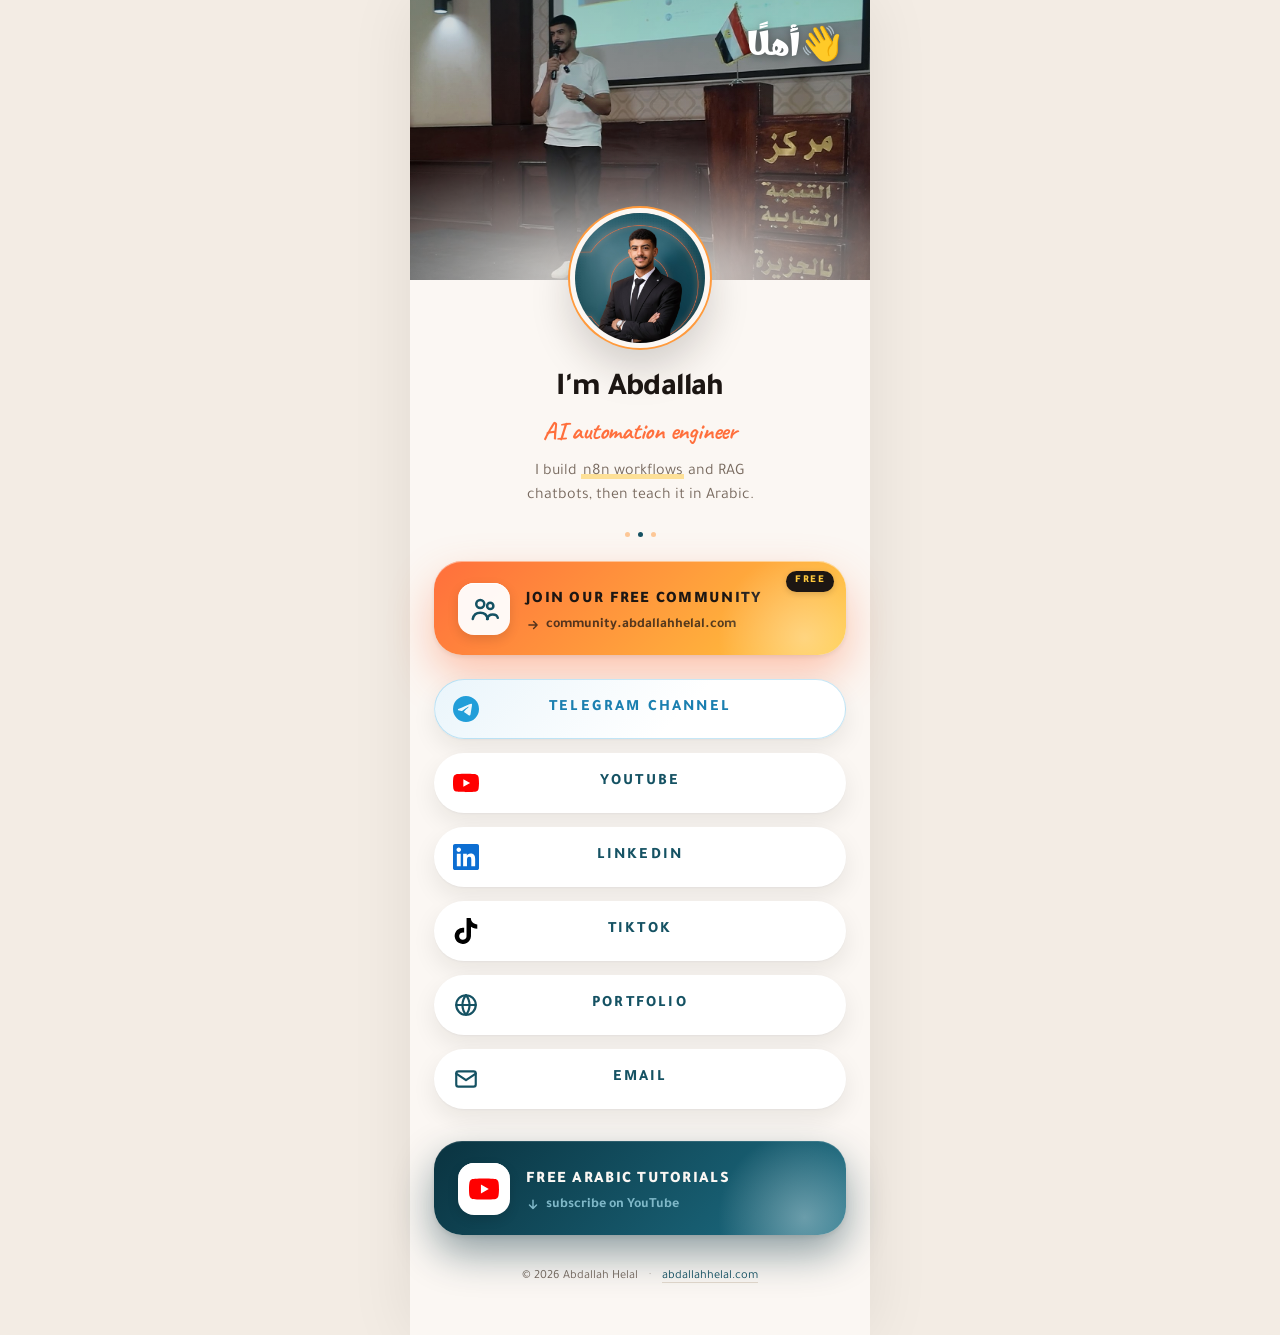
<file: links/index.html>
<!doctype html>
<html lang="en" dir="ltr">
<head>
<meta charset="utf-8">
<meta name="viewport" content="width=device-width, initial-scale=1, viewport-fit=cover">
<title>Abdallah Helal | Links</title>
<meta name="description" content="Abdallah Helal, AI automation engineer. YouTube, LinkedIn, TikTok and contact, all in one place.">
<link rel="canonical" href="https://abdallahhelal.com/links/">
<meta property="og:type" content="website">
<meta property="og:title" content="Abdallah Helal | Links">
<meta property="og:description" content="AI automation engineer. I build n8n workflows and RAG chatbots, and I teach it in Arabic.">
<meta property="og:url" content="https://abdallahhelal.com/links/">
<meta property="og:image" content="https://abdallahhelal.com/assets/img/hero-portrait.jpg">
<meta name="twitter:card" content="summary_large_image">
<link rel="icon" href="/assets/favicon/favicon.ico" sizes="any">
<link rel="icon" type="image/png" sizes="32x32" href="/assets/favicon/favicon-32.png">
<link rel="icon" type="image/png" sizes="192x192" href="/assets/favicon/favicon-192.png">
<link rel="apple-touch-icon" href="/assets/favicon/apple-touch-icon.png">
<meta name="theme-color" content="#F3ECE4">
<link rel="preconnect" href="https://fonts.googleapis.com">
<link rel="preconnect" href="https://fonts.gstatic.com" crossorigin>
<link rel="stylesheet" href="https://fonts.googleapis.com/css2?family=Tajawal:wght@300;400;500;700;800;900&family=Caveat:wght@600;700&family=Marhey:wght@500;700&display=swap" media="print" onload="this.media='all'">
<noscript><link rel="stylesheet" href="https://fonts.googleapis.com/css2?family=Tajawal:wght@300;400;500;700;800;900&family=Caveat:wght@600;700&family=Marhey:wght@500;700&display=swap"></noscript>
<link rel="stylesheet" href="/css/tokens.css?v=20261117c">
<style>
*,*::before,*::after{box-sizing:border-box;margin:0;padding:0}
html{-webkit-text-size-adjust:100%}
body{
  min-height:100vh;min-height:100dvh;
  font:var(--text-body);color:var(--color-text-primary);
  background:var(--color-neutral-100);
  -webkit-font-smoothing:antialiased;text-rendering:optimizeLegibility;
  display:flex;justify-content:center;overflow-x:hidden;
}
a{color:inherit;text-decoration:none}
:focus-visible{outline:3px solid var(--color-orange-500);outline-offset:3px;border-radius:var(--radius-md)}

.page{
  position:relative;width:100%;max-width:460px;background:var(--color-neutral-50);
  min-height:100vh;min-height:100dvh;
  box-shadow:0 0 60px rgba(28,22,19,.08);
  padding-bottom:calc(var(--space-7) + env(safe-area-inset-bottom));
}

/* ── Banner at the top ── */
.banner{
  position:relative;width:100%;height:280px;overflow:hidden;
  background:var(--color-teal-900);
}
.banner img{
  width:100%;height:100%;object-fit:cover;object-position:center 60%;
  filter:saturate(1.05) brightness(.92);
}
.banner::after{
  content:"";position:absolute;inset:0;pointer-events:none;
  background:
    radial-gradient(140% 85% at 50% 100%,rgba(251,247,243,.96) 0%,rgba(251,247,243,0) 60%),
    linear-gradient(180deg,rgba(21,82,99,.15) 0%,rgba(21,82,99,0) 40%);
}
/* handwritten greeting over the banner */
.hi{
  position:absolute;top:28px;right:28px;z-index:2;
  font-family:var(--font-hand);font-weight:700;
  font-size:2.1rem;line-height:1;color:#fff;
  transform:rotate(-6deg);
  text-shadow:0 2px 10px rgba(0,0,0,.4);
}
.hi .wave{display:inline-block;transform-origin:70% 70%;animation:wave 2.6s ease-in-out infinite}
@keyframes wave{0%,60%,100%{transform:rotate(0)}10%,30%{transform:rotate(16deg)}20%{transform:rotate(-10deg)}}

/* ── Avatar overlapping the banner ── */
.avatar-wrap{
  position:relative;z-index:3;margin-top:-72px;display:flex;justify-content:center;
}
.avatar{
  width:140px;height:140px;border-radius:50%;object-fit:cover;
  background:var(--color-neutral-50);
  border:5px solid var(--color-neutral-50);
  box-shadow:
    0 0 0 2px var(--color-orange-500),
    0 20px 40px rgba(28,22,19,.18);
}

/* ── Identity block ── */
.id{
  margin-top:var(--space-5);padding:0 var(--space-5);text-align:center;
}
.id h1{
  font:800 2rem/1.1 var(--font-primary);letter-spacing:var(--letter-spacing-tight);
  color:var(--color-text-primary);
}
.id h1 .amp{color:var(--color-orange-600);font-weight:400;font-style:italic;margin-inline:2px}
.role{
  margin-top:12px;font-family:var(--font-hand);font-weight:700;
  font-size:1.55rem;color:var(--color-orange-600);line-height:1;
  letter-spacing:-.01em;
}
.sub{
  margin-top:var(--space-4);color:var(--color-text-secondary);
  font-size:1rem;line-height:1.5;max-width:30ch;margin-inline:auto;
}
.sub .hl{
  background:linear-gradient(transparent 60%,rgba(255,201,60,.5) 60%,rgba(255,201,60,.5) 92%,transparent 92%);
  padding-inline:.1em;
}

/* a tiny signature divider */
.div-dot{
  display:flex;justify-content:center;gap:8px;margin-top:var(--space-5);
}
.div-dot span{width:5px;height:5px;border-radius:50%;background:var(--color-orange-500);opacity:.5}
.div-dot span:nth-child(2){opacity:1;background:var(--color-brand-primary)}

/* ── Links ── */
.links{
  width:100%;list-style:none;margin-top:var(--space-5);padding:0 var(--space-5);
  display:flex;flex-direction:column;gap:14px;
}
.link{
  display:flex;align-items:center;justify-content:center;position:relative;
  height:60px;padding:0 56px;
  background:var(--color-neutral-0);
  color:var(--color-brand-primary);
  border:1.5px solid transparent;
  border-radius:999px;
  font:800 .98rem/1 var(--font-primary);
  text-transform:uppercase;letter-spacing:.14em;
  box-shadow:
    0 1px 2px rgba(28,22,19,.04),
    0 10px 24px rgba(28,22,19,.08);
  transition:transform .22s var(--ease-standard),box-shadow .22s var(--ease-standard),border-color .22s var(--ease-standard);
  overflow:hidden;
}
/* brand logo sits on the left, text stays visually centered */
.link__logo{
  position:absolute;left:18px;top:50%;transform:translateY(-50%);
  width:26px;height:26px;display:grid;place-items:center;
  transition:transform .25s var(--ease-standard);
}
.link__logo img,.link__logo svg{width:100%;height:100%;display:block}
.link__logo svg{stroke:var(--color-brand-primary);fill:none;stroke-width:2;stroke-linecap:round;stroke-linejoin:round}
/* arrow slides in on hover */
.link::after{
  content:"";position:absolute;right:20px;top:50%;width:16px;height:10px;
  background:currentColor;opacity:0;
  -webkit-mask:url("data:image/svg+xml;utf8,<svg xmlns='http://www.w3.org/2000/svg' viewBox='0 0 24 16'><path fill='none' stroke='black' stroke-width='3' stroke-linecap='round' stroke-linejoin='round' d='M4 8h16m-6-6l6 6-6 6'/></svg>") center/contain no-repeat;
          mask:url("data:image/svg+xml;utf8,<svg xmlns='http://www.w3.org/2000/svg' viewBox='0 0 24 16'><path fill='none' stroke='black' stroke-width='3' stroke-linecap='round' stroke-linejoin='round' d='M4 8h16m-6-6l6 6-6 6'/></svg>") center/contain no-repeat;
  transform:translate(-6px,-50%);transition:transform .25s var(--ease-standard),opacity .25s var(--ease-standard);
}
.link:hover{
  transform:translateY(-2px);
  border-color:var(--color-brand-primary);
  box-shadow:
    0 2px 4px rgba(28,22,19,.06),
    0 18px 36px rgba(28,22,19,.14);
}
.link:hover .link__logo{transform:translateY(-50%) scale(1.08)}
.link:hover::after{opacity:.9;transform:translate(0,-50%)}
.link:active{transform:translateY(0)}

/* LinkedIn's SVG ships without a fill — tint it LinkedIn blue */
.link--li .link__logo{color:#0A66C2}
.link--li .link__logo img{filter:brightness(0) saturate(100%) invert(27%) sepia(97%) saturate(1699%) hue-rotate(197deg) brightness(93%) contrast(90%)}

/* Telegram community — soft Telegram-blue tint, our main community CTA */
.link--tg{
  background:linear-gradient(135deg,#eaf5fb 0%,var(--color-neutral-0) 60%);
  border-color:rgba(34,158,217,.25);
  color:#1a7fb0;
}
.link--tg:hover{border-color:#229ED9;color:#0e5f8a}

/* ── Featured card: sunset-gradient emphasis (the community is now the one emphasis) ── */
.feature{
  margin:0 var(--space-5);position:relative;overflow:hidden;
  background:var(--gradient-sunset);color:var(--color-neutral-900);
  border-radius:28px;padding:22px 24px 20px;
  box-shadow:
    inset 0 1px 0 rgba(255,255,255,.45),
    0 2px 4px rgba(28,22,19,.08),
    0 20px 44px rgba(255,111,60,.38);
  display:flex;align-items:center;gap:16px;
  transition:transform .22s var(--ease-standard),box-shadow .22s var(--ease-standard);
}
.feature:hover{transform:translateY(-2px);box-shadow:
  inset 0 1px 0 rgba(255,255,255,.5),
  0 2px 4px rgba(28,22,19,.1),
  0 26px 54px rgba(255,111,60,.5)}
.feature::before{
  content:"";position:absolute;inset:-50% -20% auto auto;width:60%;aspect-ratio:1;
  background:radial-gradient(closest-side,rgba(255,255,255,.35),transparent 70%);
  pointer-events:none;
}
/* animated ring around the community card — draws the eye */
.feature--pulse::after{
  content:"";position:absolute;inset:-4px;border-radius:32px;pointer-events:none;
  border:2px solid rgba(255,154,60,.6);
  animation:halo 2.4s ease-out infinite;
}
@keyframes halo{
  0%{transform:scale(.98);opacity:.8}
  70%{transform:scale(1.04);opacity:0}
  100%{opacity:0}
}
.feature__icon{
  flex:none;width:52px;height:52px;border-radius:16px;background:rgba(255,255,255,.95);
  display:grid;place-items:center;position:relative;
  box-shadow:inset 0 1px 0 #fff,0 4px 12px rgba(0,0,0,.12);
}
.feature__icon img{width:30px;height:30px}
.feature__icon svg{width:30px;height:30px;stroke:var(--color-brand-primary);fill:none;stroke-width:2;stroke-linecap:round;stroke-linejoin:round}
.feature__txt{flex:1;min-width:0}
.feature__k{font:900 1rem/1.2 var(--font-primary);text-transform:uppercase;letter-spacing:.08em}
.feature__v{display:flex;align-items:center;gap:6px;margin-top:4px;font:700 .88rem/1 var(--font-primary);color:rgba(28,22,19,.75)}
.feature__v svg{width:14px;height:14px;stroke:currentColor;fill:none;stroke-width:2.5;stroke-linecap:round;stroke-linejoin:round}
/* small "FREE" badge, top-right of the community card */
.badge-free{
  position:absolute;top:10px;right:12px;z-index:2;
  font:900 .66rem/1 var(--font-primary);text-transform:uppercase;letter-spacing:.14em;
  padding:5px 9px;border-radius:999px;
  background:var(--color-neutral-900);color:var(--color-orange-400);
  box-shadow:0 2px 6px rgba(0,0,0,.15);
}

/* ── Secondary featured card at the bottom (YouTube) — quieter teal treatment ── */
.feature--teal{
  background:linear-gradient(135deg,#0a3340 0%,var(--color-teal-700) 100%);
  color:var(--color-neutral-50);
  box-shadow:
    inset 0 1px 0 rgba(255,255,255,.12),
    0 2px 4px rgba(28,22,19,.08),
    0 18px 40px rgba(10,51,64,.45);
}
.feature--teal:hover{box-shadow:
  inset 0 1px 0 rgba(255,255,255,.14),
  0 2px 4px rgba(28,22,19,.1),
  0 24px 50px rgba(10,51,64,.55)}
.feature--teal .feature__v{color:var(--color-teal-300)}
.feature--teal .feature__icon{background:#fff}

/* ── Footer ── */
footer{
  margin-top:var(--space-6);text-align:center;
  font-size:.78rem;color:var(--color-neutral-600);line-height:1.6;
}
footer a{color:var(--color-brand-primary);border-bottom:1px solid var(--color-border-subtle)}
footer a:hover{color:var(--color-brand-accent)}
.sep{margin-inline:8px;opacity:.5}

/* ── Staggered entrance ── */
.anim{opacity:0;transform:translateY(10px);animation:rise .55s cubic-bezier(.2,.7,.2,1) forwards}
.a1{animation-delay:.08s}.a2{animation-delay:.18s}.a3{animation-delay:.26s}.a4{animation-delay:.34s}
.lcom{animation-delay:.4s}
.l1{animation-delay:.5s}.l2{animation-delay:.56s}.l3{animation-delay:.62s}.l4{animation-delay:.68s}.l5{animation-delay:.74s}.l6{animation-delay:.8s}
.lf{animation-delay:.9s}
@keyframes rise{to{opacity:1;transform:none}}
@media (prefers-reduced-motion:reduce){
  .anim{animation:none;opacity:1;transform:none}
  .hi .wave{animation:none}
  .link,.feature{transition:none}
  .link:hover,.feature:hover{transform:none}
}
</style>
</head>
<body>
<main class="page">

  <div class="banner">
    <img src="/assets/img/speaking.jpg" alt="" aria-hidden="true">
    <span class="hi anim a1">أهلًا<span class="wave">👋</span></span>
  </div>

  <div class="avatar-wrap anim a2">
    <img class="avatar" src="/assets/img/hero-portrait.jpg" alt="Abdallah Helal" width="140" height="140">
  </div>

  <div class="id">
    <h1 class="anim a3">I'm Abdallah</h1>
    <p class="role anim a3">AI automation engineer</p>
    <p class="sub anim a4">I build <span class="hl">n8n workflows</span> and RAG chatbots, then teach it in Arabic.</p>
    <div class="div-dot anim a4"><span></span><span></span><span></span></div>
  </div>

  <a class="feature feature--pulse anim lcom" href="https://community.abdallahhelal.com/" target="_blank" rel="noopener" style="margin-top:var(--space-5)">
    <span class="badge-free">Free</span>
    <span class="feature__icon">
      <svg viewBox="0 0 24 24" aria-hidden="true"><circle cx="9" cy="8" r="3.2"/><circle cx="17" cy="9.5" r="2.5"/><path d="M3 20c.6-3 3-5 6-5s5.4 2 6 5"/><path d="M14.5 20c.4-2.2 2.2-3.7 4.5-3.7s3.6 1 4 2.7"/></svg>
    </span>
    <span class="feature__txt">
      <span class="feature__k">Join our free community</span>
      <span class="feature__v">
        <svg viewBox="0 0 24 24" aria-hidden="true"><path d="M5 12h14m-6-6l6 6-6 6"/></svg>
        community.abdallahhelal.com
      </span>
    </span>
  </a>

  <ul class="links">
    <li class="anim l1"><a class="link link--tg" href="https://t.me/HelalCommunity" target="_blank" rel="noopener"><span class="link__logo"><img src="/assets/logos/telegram.svg" alt=""></span>Telegram Channel</a></li>
    <li class="anim l2"><a class="link link--yt" href="https://www.youtube.com/@AbdallahHelalAI" target="_blank" rel="noopener"><span class="link__logo"><img src="/assets/logos/youtube.svg" alt=""></span>YouTube</a></li>
    <li class="anim l3"><a class="link link--li" href="https://www.linkedin.com/in/abdallah-hilal" target="_blank" rel="noopener"><span class="link__logo"><img src="/assets/logos/linkedin.svg" alt=""></span>LinkedIn</a></li>
    <li class="anim l4"><a class="link link--tt" href="https://www.tiktok.com/@abdallah_helal_ai" target="_blank" rel="noopener"><span class="link__logo"><img src="/assets/logos/tiktok.svg" alt=""></span>TikTok</a></li>
    <li class="anim l5"><a class="link link--web" href="/"><span class="link__logo"><svg viewBox="0 0 24 24" aria-hidden="true"><circle cx="12" cy="12" r="9"/><path d="M3 12h18"/><path d="M12 3a14 14 0 0 1 0 18M12 3a14 14 0 0 0 0 18"/></svg></span>Portfolio</a></li>
    <li class="anim l6"><a class="link link--mail" href="mailto:abdallah@abdallahhelal.com"><span class="link__logo"><svg viewBox="0 0 24 24" aria-hidden="true"><rect x="3" y="5" width="18" height="14" rx="2"/><path d="M3 7l9 6 9-6"/></svg></span>Email</a></li>
  </ul>

  <a class="feature feature--teal anim lf" style="margin-top:var(--space-6)" href="https://www.youtube.com/@AbdallahHelalAI?sub_confirmation=1" target="_blank" rel="noopener">
    <span class="feature__icon"><img src="/assets/logos/youtube.svg" alt=""></span>
    <span class="feature__txt">
      <span class="feature__k">Free Arabic tutorials</span>
      <span class="feature__v">
        <svg viewBox="0 0 24 24" aria-hidden="true"><path d="M12 4v14m0 0l-6-6m6 6l6-6"/></svg>
        subscribe on YouTube
      </span>
    </span>
  </a>

  <footer>
    &copy; <span id="y">2026</span> Abdallah Helal
    <span class="sep">·</span>
    <a href="/">abdallahhelal.com</a>
  </footer>
</main>
<script>document.getElementById('y').textContent=new Date().getFullYear()</script>
</body>
</html>
</file>
<file: css/tokens.css>
/* ============================================================================
   Abdallah Helal — Personal Brand design tokens
   Source of truth: "Abdallah Helal Design System" (readme.md + tokens/*.css)
   Deep teal primary + warm sunset-gradient accent (rationed: ~one per screen),
   warm cream neutrals, one typeface (Tajawal) + handwriting for asides.
   Human-made: flat color, soft warm shadows, highlighter not boxes, no em dashes.
   ========================================================================= */

/* ── Webfonts (Tajawal primary · Caveat/Marhey handwriting) ─────────────── */
/* Fonts are loaded from each page's <head> without blocking the page,
   so the site still shows if Google Fonts is slow or unreachable. */

:root{
  /* ── Base palette ───────────────────────────────────────────────────── */
  --color-teal-900:#155263;  /* primary — deep teal */
  --color-teal-700:#1d6f85;
  --color-teal-500:#2c8ba3;
  --color-teal-300:#7fb8c8;
  --color-teal-100:#dcedf1;

  --color-orange-600:#FF6F3C; /* accent — hot coral-orange */
  --color-orange-500:#FF9A3C; /* accent — warm orange */
  --color-orange-400:#FFC93C; /* accent — golden yellow */

  /* Warm neutrals (not cool grays) */
  --color-neutral-0:#FFFFFF;  --color-neutral-50:#FBF7F3;  --color-neutral-100:#F3ECE4;
  --color-neutral-200:#E4D9CD; --color-neutral-400:#B9AA9C; --color-neutral-600:#786A5F;
  --color-neutral-800:#362E29; --color-neutral-900:#1C1613;

  /* ── Semantic aliases ───────────────────────────────────────────────── */
  --color-bg-page:var(--color-neutral-50);
  --color-bg-canvas-dark:var(--color-teal-900);
  --color-surface-card:var(--color-neutral-0);
  --color-surface-sunken:var(--color-neutral-100);

  --color-text-primary:var(--color-neutral-900);
  --color-text-secondary:var(--color-neutral-600);
  --color-text-on-dark:var(--color-neutral-50);
  --color-text-on-dark-muted:var(--color-teal-300);

  --color-brand-primary:var(--color-teal-900);
  --color-brand-primary-hover:var(--color-teal-700);
  --color-brand-accent:var(--color-orange-600);
  --color-brand-accent-hover:#e85f2f;

  --color-border-subtle:var(--color-neutral-200);
  --color-border-strong:var(--color-neutral-400);

  /* Signature warm gradient — the emphasis move, used sparingly */
  --gradient-sunset:linear-gradient(135deg,var(--color-orange-600) 0%,var(--color-orange-500) 50%,var(--color-orange-400) 100%);
  --gradient-teal-depth:linear-gradient(160deg,#0e3c48 0%,var(--color-teal-900) 55%,#1d6f85 100%);

  /* Highlighter marker (readme: "highlighter, not boxes") — a warm stroke
     across the lower part of a word. Tuned from the sunset accent. */
  --hl-marker:linear-gradient(transparent 58%,rgba(255,201,60,.55) 58%,rgba(255,201,60,.55) 94%,transparent 94%);
  --hl-marker-coral:linear-gradient(transparent 58%,rgba(255,111,60,.28) 58%,rgba(255,111,60,.28) 94%,transparent 94%);

  /* Physical-object trim — tape + warm photo shadow for framed photos */
  --tape:rgba(255,201,60,.42);
  --shadow-photo:0 2px 4px rgba(28,22,19,.08),0 18px 40px rgba(28,22,19,.16);

  /* ── Type (one family, leaned on via weight) ────────────────────────── */
  --font-primary:'Tajawal','Segoe UI','Helvetica Neue',Arial,sans-serif;
  --font-hand:'Caveat','Marhey','Segoe Print',cursive;

  --weight-light:300; --weight-regular:400; --weight-medium:500;
  --weight-bold:700; --weight-black:800; --weight-heavy:900;

  --size-display:clamp(2.75rem,2rem + 3vw,5rem);
  --text-display:800 var(--size-display)/1.05 var(--font-primary);
  --size-h1:clamp(2rem,1.6rem + 1.6vw,3.25rem);
  --text-h1:800 var(--size-h1)/1.1 var(--font-primary);
  --size-h2:clamp(1.5rem,1.3rem + 0.8vw,2.25rem);
  --text-h2:700 var(--size-h2)/1.2 var(--font-primary);
  --text-h3:700 1.375rem/1.3 var(--font-primary);
  --text-body-lg:400 1.25rem/1.6 var(--font-primary);
  --text-body:400 1.0625rem/1.65 var(--font-primary);
  --text-small:500 0.875rem/1.5 var(--font-primary);
  --text-eyebrow:700 0.8125rem/1.4 var(--font-primary);

  --letter-spacing-tight:-0.02em;
  --letter-spacing-eyebrow:0.12em;

  /* ── Spacing & shape ────────────────────────────────────────────────── */
  --space-1:4px; --space-2:8px; --space-3:12px; --space-4:16px; --space-5:24px;
  --space-6:32px; --space-7:48px; --space-8:64px; --space-9:96px; --space-10:128px;

  --radius-sm:8px; --radius-md:14px; --radius-lg:24px; --radius-pill:999px;

  --shadow-card:0 1px 2px rgba(28,22,19,.04),0 8px 24px rgba(28,22,19,.08);
  --shadow-lifted:0 4px 12px rgba(28,22,19,.06),0 24px 48px rgba(28,22,19,.14);
  --shadow-glow-accent:0 12px 32px rgba(255,111,60,.28);

  /* ── Motion (gentle ease-out; nothing bouncy) ───────────────────────── */
  --ease-standard:cubic-bezier(0.22,1,0.36,1);
  --duration-fast:150ms; --duration-base:240ms; --duration-slow:420ms;

  --maxw-content:1240px; --maxw-prose:62ch; --page-gutter:20px;
}

[dir="rtl"]{--letter-spacing-eyebrow:0;}

@media (prefers-reduced-motion:reduce){
  :root{--duration-fast:1ms; --duration-base:1ms; --duration-slow:1ms;}
}
</file>
